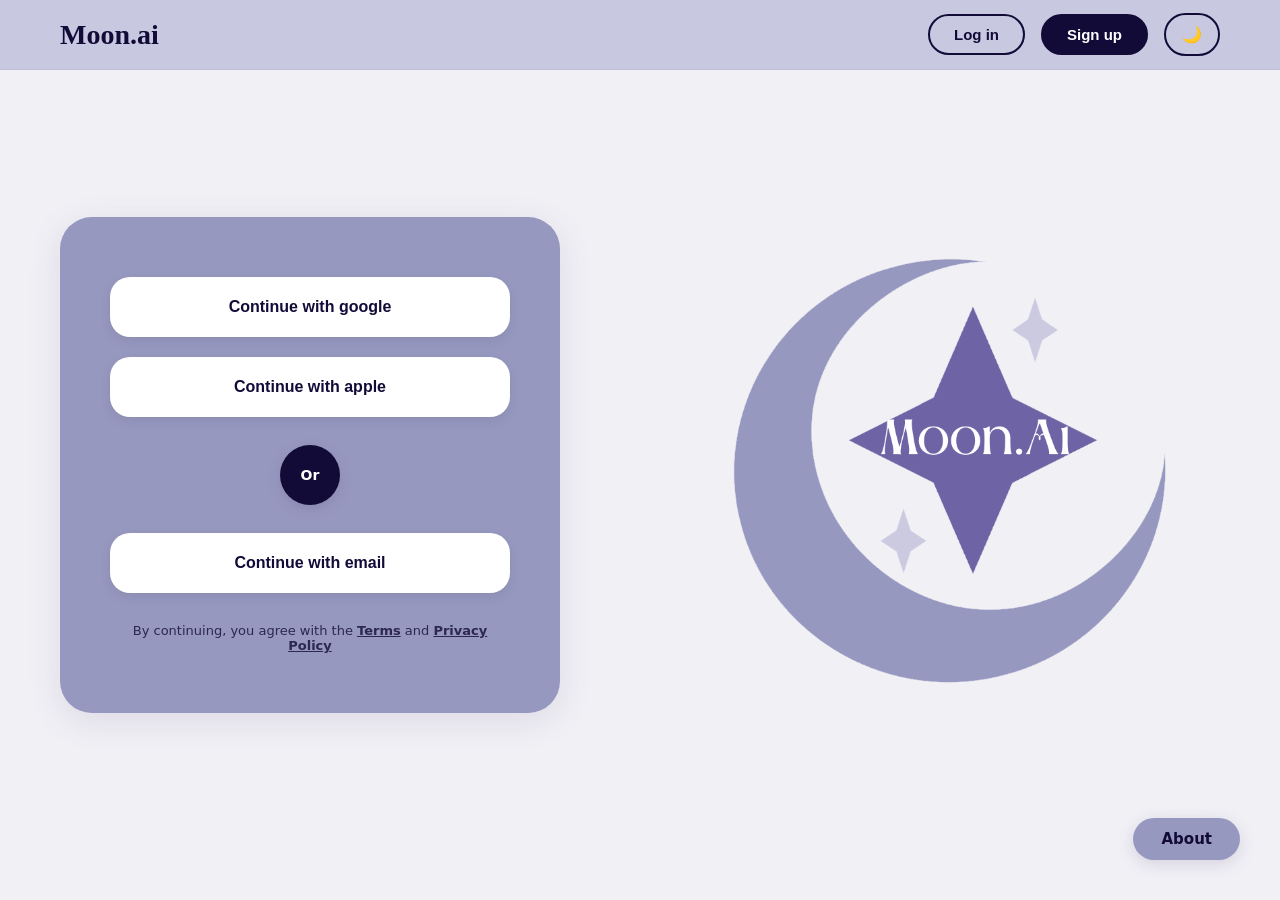
<file: index.html>
<!doctype html>
<html lang="en">
<head>
  <meta charset="utf-8">
  <meta name="viewport" content="width=device-width,initial-scale=1">
  <title>Moon.ai</title>
  <link rel="stylesheet" href="styles.css">
  <!-- Favicon -->
  <link rel="icon" href="/MoonLogo.png" type="image/png">
  
  <!-- Google OAuth SDK -->
  <script src="https://accounts.google.com/gsi/client" async defer></script>
  
  <!-- Apple Sign In SDK -->
  <script type="text/javascript" src="https://appleid.cdn-apple.com/appleauth/static/jsapi/appleid/1/en_US/appleid.auth.js"></script>

</head>
<body>
  <header class="topbar" role="banner">
    <div class="topbar-inner">
      <div class="brand">Moon.ai</div>
      <div class="top-actions">
        <button class="btn ghost topbar-btn" onclick="handleLogin()">Log in</button>
        <button class="btn primary topbar-btn" onclick="handleSignup()">Sign up</button>
        <button class="theme-toggle" onclick="toggleTheme()" aria-label="Toggle theme">
          <span class="theme-icon">🌙</span>
        </button>
      </div>
    </div>
  </header>

  <main class="container">
    <!-- Left column: Login card -->
    <div class="cards">
      <div class="card grouped">
        <div class="group">
          <div class="group-row">
            <button class="btn" aria-label="Continue with Google" onclick="continueWithGoogle()">Continue with google</button>
            <button class="btn" aria-label="Continue with Apple" onclick="continueWithApple()">Continue with apple</button>
          </div>

          <div class="or-separator" aria-hidden="true"><span>Or</span></div>

          <div class="group-row">
            <button class="btn" aria-label="Continue with Email" onclick="continueWithEmail()">Continue with email</button>
          </div>
        </div>
        <div class="card-note">By continuing, you agree with the <a href="#" onclick="openModal('terms'); return false;">Terms</a> and <a href="#" onclick="openModal('privacy'); return false;">Privacy Policy</a></div>
      </div>
    </div>

    <!-- Right column: Moon illustration -->
    <div class="logo-container">
      <img src="MoonLogo 2.png" alt="Moon logo" class="moonlogo" width="40px" height="40px">
     </div>
  </main>

  <!-- About button - bottom right -->
  <a href="#" onclick="openModal('about'); return false;" class="about-btn">About</a>

  <!-- Modal overlays -->
  <div id="modal-about" class="modal">
    <div class="modal-content">
      <button class="modal-close" onclick="closeModal('about')">&times;</button>
      <h1 style="color:var(--accent);font-size:48px;margin-bottom:24px;">About Moon.ai</h1>
      
      <h2 style="color:var(--accent);margin-top:0;">Welcome to Moon.ai</h2>
      <p style="color:var(--text-primary);line-height:1.6;font-size:16px;">
        Moon.ai is a dreamy, intuitive platform designed to bring a touch of magic to your digital experience. 
        We believe in creating beautiful, accessible tools that make technology feel natural and welcoming.
      </p>

      <h2 style="color:var(--accent);margin-top:32px;">Our Mission</h2>
      <p style="color:var(--text-primary);line-height:1.6;font-size:16px;">
        To create delightful user experiences that blend functionality with aesthetic beauty, 
        making advanced technology accessible to everyone through thoughtful design and intuitive interfaces.
      </p>

      <h2 style="color:var(--accent);margin-top:32px;">Features</h2>
      <ul style="color:var(--text-primary);line-height:1.8;font-size:16px;">
        <li>Beautiful, responsive design that works on all devices</li>
        <li>Secure authentication with multiple sign-in options</li>
        <li>Dark and light theme support for comfortable viewing</li>
        <li>Privacy-focused approach to user data</li>
      </ul>

      <h2 style="color:var(--accent);margin-top:32px;">Contact Us</h2>
      <p style="color:var(--text-primary);line-height:1.6;font-size:16px;">
        Have questions or feedback? We'd love to hear from you. 
        Reach out at <a href="mailto:hello@moon.ai" style="color:var(--accent);font-weight:600;">hello@moon.ai</a>
      </p>
    </div>
  </div>

  <div id="modal-terms" class="modal">
    <div class="modal-content">
      <button class="modal-close" onclick="closeModal('terms')">&times;</button>
      <h1 style="color:var(--accent);font-size:48px;margin-bottom:24px;">Terms of Service</h1>

      <h2 style="color:var(--accent);margin-top:0;">Acceptance of Terms</h2>
      <p style="color:var(--text-primary);line-height:1.6;font-size:16px;">
        By accessing and using Moon.ai, you accept and agree to be bound by these Terms of Service. 
        If you do not agree to these terms, please do not use our service.
      </p>

      <h2 style="color:var(--accent);margin-top:32px;">Use of the Service</h2>
      <p style="color:var(--text-primary);line-height:1.6;font-size:16px;">
        You may use the service only in compliance with these Terms and all applicable laws. You agree not to:
      </p>
      <ul style="color:var(--text-primary);line-height:1.8;font-size:16px;">
        <li>Use the service for any illegal or unauthorized purpose</li>
        <li>Violate any laws in your jurisdiction</li>
        <li>Interfere with or disrupt the service or servers</li>
        <li>Attempt to gain unauthorized access to any part of the service</li>
      </ul>

      <h2 style="color:var(--accent);margin-top:32px;">Account Responsibilities</h2>
      <p style="color:var(--text-primary);line-height:1.6;font-size:16px;">
        You are responsible for maintaining the security of your account and password. 
        Moon.ai cannot and will not be liable for any loss or damage from your failure to comply with this security obligation.
      </p>

      <h2 style="color:var(--accent);margin-top:32px;">Limitation of Liability</h2>
      <p style="color:var(--text-primary);line-height:1.6;font-size:16px;">
        To the maximum extent permitted by law, Moon.ai shall not be liable for any indirect, incidental, special, 
        consequential, or punitive damages arising out of your use of the service.
      </p>

      <h2 style="color:var(--accent);margin-top:32px;">Contact</h2>
      <p style="color:var(--text-primary);line-height:1.6;font-size:16px;">
        If you have questions about these Terms, please contact us at 
        <a href="mailto:legal@moon.ai" style="color:var(--accent);font-weight:600;">legal@moon.ai</a>
      </p>
    </div>
  </div>

  <div id="modal-privacy" class="modal">
    <div class="modal-content">
      <button class="modal-close" onclick="closeModal('privacy')">&times;</button>
      <h1 style="color:var(--accent);font-size:48px;margin-bottom:24px;">Privacy Policy</h1>

      <h2 style="color:var(--accent);margin-top:0;">Your Privacy Matters</h2>
      <p style="color:var(--text-primary);line-height:1.6;font-size:16px;">
        At Moon.ai, we take your privacy seriously. This Privacy Policy explains how we collect, use, and protect your personal information.
      </p>

      <h2 style="color:var(--accent);margin-top:32px;">Information We Collect</h2>
      <p style="color:var(--text-primary);line-height:1.6;font-size:16px;">
        We collect information that you provide directly to us, including:
      </p>
      <ul style="color:var(--text-primary);line-height:1.8;font-size:16px;">
        <li>Account information (name, email address)</li>
        <li>Authentication data when you sign in</li>
        <li>Usage data and preferences</li>
        <li>Device and browser information</li>
      </ul>

      <h2 style="color:var(--accent);margin-top:32px;">How We Use Your Information</h2>
      <p style="color:var(--text-primary);line-height:1.6;font-size:16px;">
        We use the information we collect to:
      </p>
      <ul style="color:var(--text-primary);line-height:1.8;font-size:16px;">
        <li>Provide, maintain, and improve our services</li>
        <li>Personalize your experience</li>
        <li>Communicate with you about updates and features</li>
        <li>Ensure security and prevent fraud</li>
      </ul>

      <h2 style="color:var(--accent);margin-top:32px;">Data Security</h2>
      <p style="color:var(--text-primary);line-height:1.6;font-size:16px;">
        We implement industry-standard security measures to protect your personal information. Your data is encrypted both in transit and at rest.
      </p>

      <h2 style="color:var(--accent);margin-top:32px;">Your Rights</h2>
      <p style="color:var(--text-primary);line-height:1.6;font-size:16px;">
        You have the right to access, correct, or delete your personal information at any time. Contact us at 
        <a href="mailto:privacy@moon.ai" style="color:var(--accent);font-weight:600;">privacy@moon.ai</a> for any privacy-related requests.
      </p>
    </div>
  </div>

  <script src="oauth-config.js"></script>
  <script>
    function handleLogin() {
      alert('Login form would appear here.\n\nIn production, this would redirect to your login page or show a login modal.');
      // In production: window.location.href = '/login';
    }

    function handleSignup() {
      alert('Sign up form would appear here.\n\nIn production, this would redirect to your registration page or show a signup modal.');
      // In production: window.location.href = '/signup';
    }

    // continueWithGoogle(), continueWithApple(), and continueWithEmail() are now in oauth-config.js

    function toggleTheme() {
      const html = document.documentElement;
      const currentTheme = html.getAttribute('data-theme');
      const newTheme = currentTheme === 'dark' ? 'light' : 'dark';
      const icon = document.querySelector('.theme-icon');
      const logo = document.querySelector('.moonlogo');
      
      html.setAttribute('data-theme', newTheme);
      localStorage.setItem('theme', newTheme);
      icon.textContent = newTheme === 'dark' ? '☀️' : '🌙';
      
      // Switch logo based on theme
      if (newTheme === 'dark') {
        logo.src = 'DarkMoonLogo.png';
      } else {
        logo.src = 'MoonLogo 2.png';
      }
    }

    function openModal(type) {
      document.getElementById('modal-' + type).style.display = 'flex';
      document.body.style.overflow = 'hidden';
    }

    function closeModal(type) {
      document.getElementById('modal-' + type).style.display = 'none';
      document.body.style.overflow = 'auto';
    }

    // Close modal when clicking outside
    window.onclick = function(event) {
      if (event.target.classList.contains('modal')) {
        event.target.style.display = 'none';
        document.body.style.overflow = 'auto';
      }
    }

    document.addEventListener('DOMContentLoaded', () => {
      const savedTheme = localStorage.getItem('theme') || 'light';
      const icon = document.querySelector('.theme-icon');
      const logo = document.querySelector('.moonlogo');
      document.documentElement.setAttribute('data-theme', savedTheme);
      icon.textContent = savedTheme === 'dark' ? '☀️' : '🌙';
      
      // Set correct logo on page load
      if (savedTheme === 'dark') {
        logo.src = 'DarkMoonLogo.png';
      } else {
        logo.src = 'MoonLogo 2.png';
      }
    });
  </script>
</body>
</html>
</file>
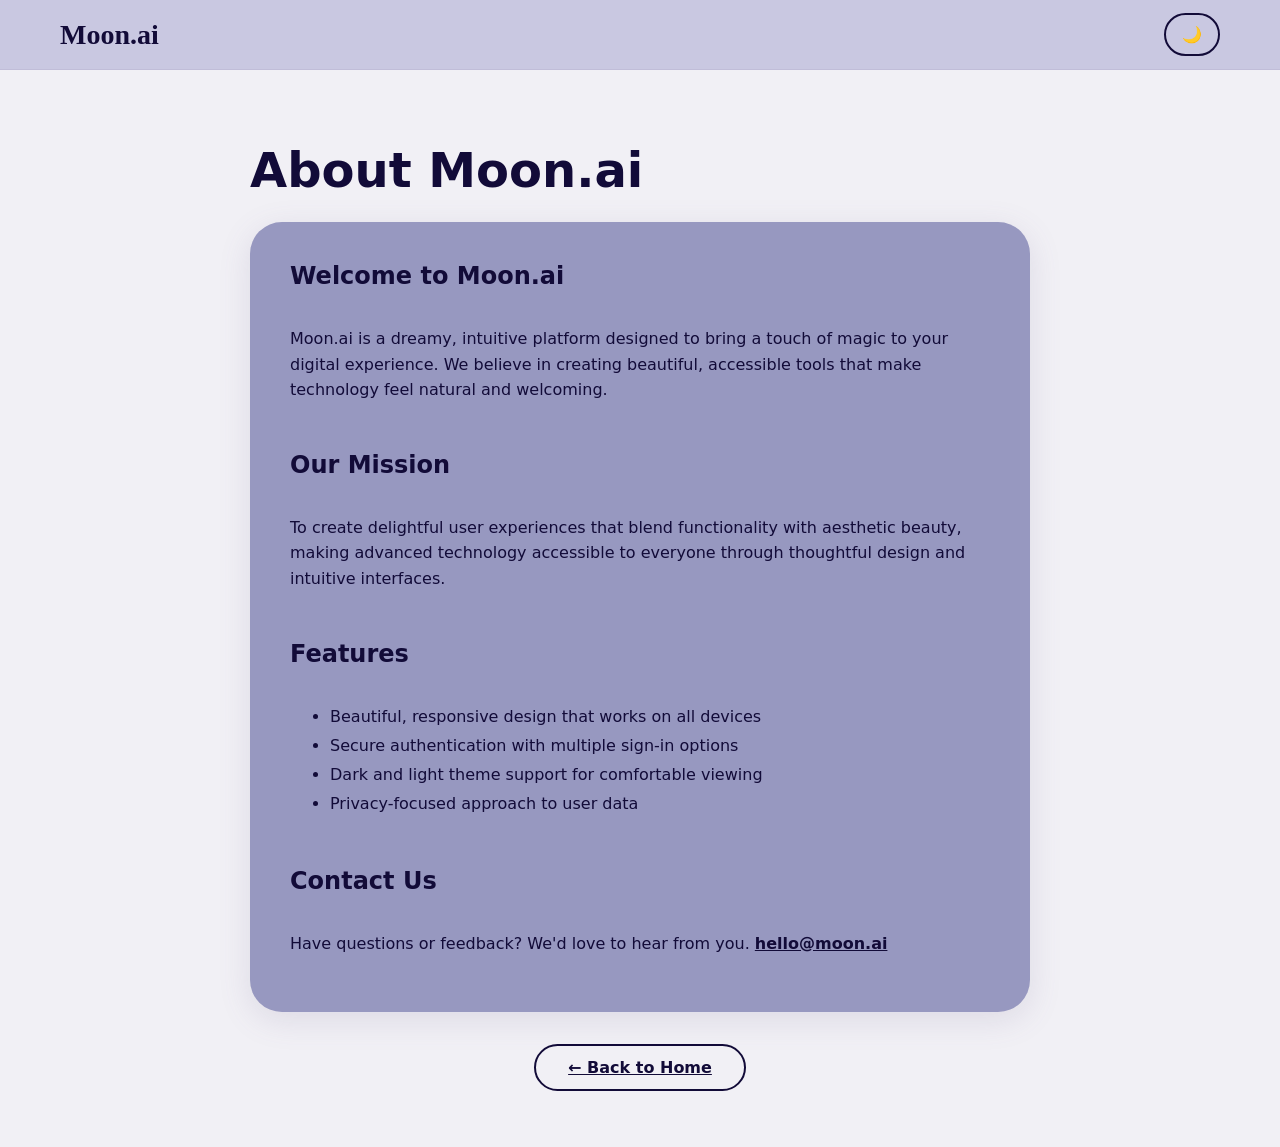
<file: about.html>
<!doctype html>
<html lang="en">
<head>
  <link rel="icon" href="/MoonLogo.png" type="image/png">
  <meta charset="utf-8">
  <meta name="viewport" content="width=device-width,initial-scale=1">
  <title>About — Moon.ai</title>
  <link rel="stylesheet" href="styles.css">
</head>
<body>
  <header class="topbar" role="banner">
    <div class="topbar-inner">
      <div class="brand">Moon.ai</div>
      <div class="top-actions">
        <button class="theme-toggle" onclick="toggleTheme()" aria-label="Toggle theme">
          <span class="theme-icon">🌙</span>
        </button>
      </div>
    </div>
  </header>

  <main class="container" style="grid-template-columns:1fr;max-width:900px;">
    <div>
      <h1 style="color:var(--accent);font-size:48px;margin-bottom:24px;">About Moon.ai</h1>

      <div class="card grouped" style="max-width:100%;padding:40px;">
        <h2 style="color:var(--accent);margin-top:0;">Welcome to Moon.ai</h2>
        <p style="color:var(--text-primary);line-height:1.6;font-size:16px;">
          Moon.ai is a dreamy, intuitive platform designed to bring a touch of magic to your digital experience. 
          We believe in creating beautiful, accessible tools that make technology feel natural and welcoming.
        </p>

        <h2 style="color:var(--accent);margin-top:32px;">Our Mission</h2>
        <p style="color:var(--text-primary);line-height:1.6;font-size:16px;">
          To create delightful user experiences that blend functionality with aesthetic beauty, 
          making advanced technology accessible to everyone through thoughtful design and intuitive interfaces.
        </p>

        <h2 style="color:var(--accent);margin-top:32px;">Features</h2>
        <ul style="color:var(--text-primary);line-height:1.8;font-size:16px;">
          <li>Beautiful, responsive design that works on all devices</li>
          <li>Secure authentication with multiple sign-in options</li>
          <li>Dark and light theme support for comfortable viewing</li>
          <li>Privacy-focused approach to user data</li>
        </ul>

        <h2 style="color:var(--accent);margin-top:32px;">Contact Us</h2>
        <p style="color:var(--text-primary);line-height:1.6;font-size:16px;">
          Have questions or feedback? We'd love to hear from you. 
          <a href="mailto:hello@moon.ai" style="color:var(--accent);font-weight:600;" target="_self">hello@moon.ai</a>
        </p>
      </div>

      <p style="margin-top:32px;text-align:center;">
        <a href="index.html" class="btn ghost" style="padding:12px 32px;">← Back to Home</a>
      </p>
    </div>
  </main>

  <script>
    function toggleTheme() {
      const html = document.documentElement;
      const currentTheme = html.getAttribute('data-theme');
      const newTheme = currentTheme === 'dark' ? 'light' : 'dark';
      const icon = document.querySelector('.theme-icon');
      
      html.setAttribute('data-theme', newTheme);
      localStorage.setItem('theme', newTheme);
      icon.textContent = newTheme === 'dark' ? '☀️' : '🌙';
    }

    document.addEventListener('DOMContentLoaded', () => {
      const savedTheme = localStorage.getItem('theme') || 'light';
      const icon = document.querySelector('.theme-icon');
      document.documentElement.setAttribute('data-theme', savedTheme);
      icon.textContent = savedTheme === 'dark' ? '☀️' : '🌙';
    });
  </script>
</body>
</html>
</file>
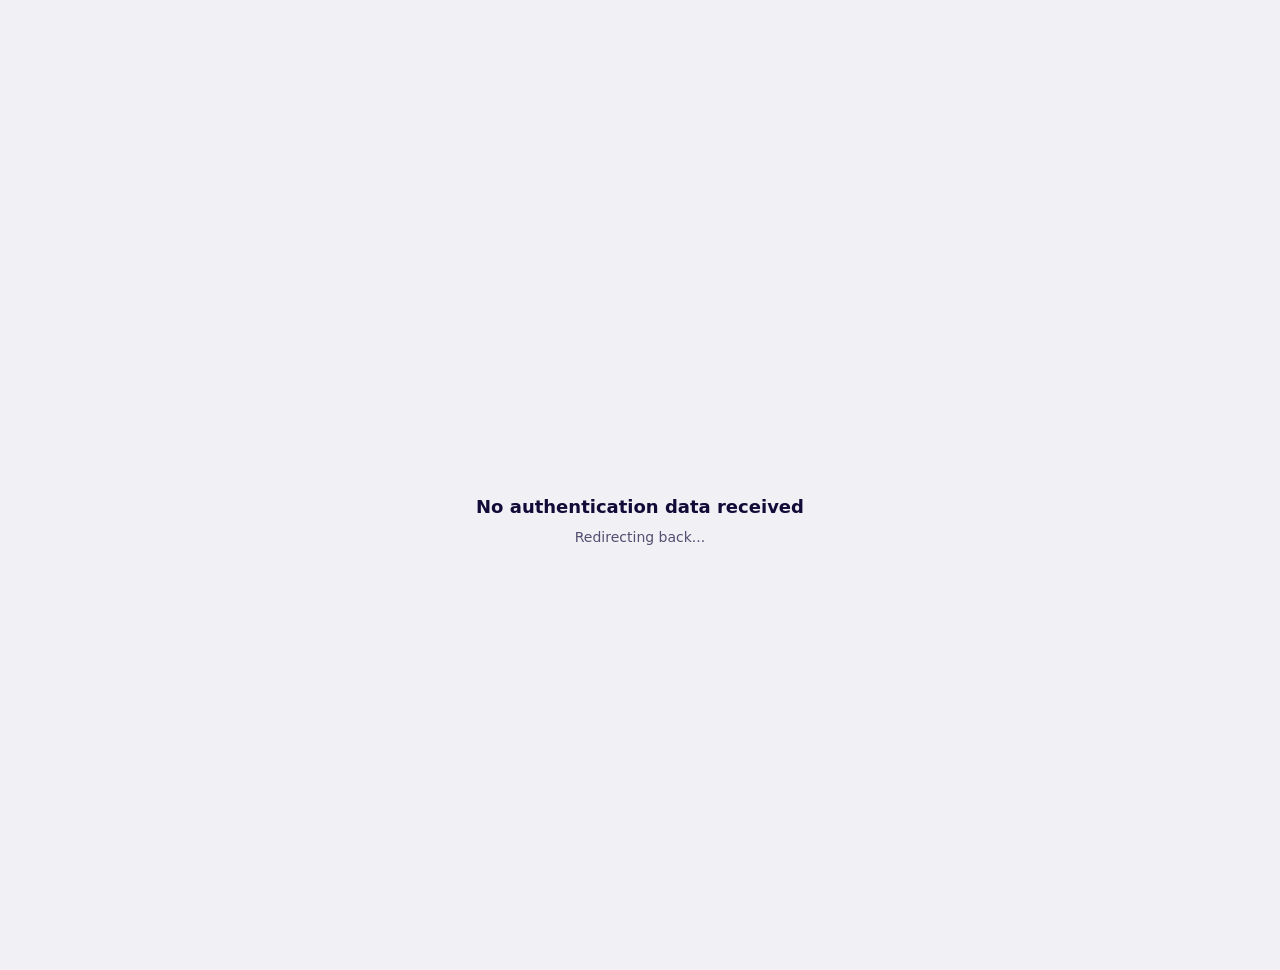
<file: oauth-callback.html>
<!doctype html>
<html lang="en">
<head>
  <meta charset="utf-8">
  <meta name="viewport" content="width=device-width,initial-scale=1">
  <title>Authenticating... — Moon.ai</title>
  <link rel="stylesheet" href="styles.css">
  <link rel="icon" href="/MoonLogo.png" type="image/png">
  <style>
    .callback-container {
      display: flex;
      flex-direction: column;
      align-items: center;
      justify-content: center;
      min-height: 100vh;
      text-align: center;
      padding: 40px;
    }
    .spinner {
      width: 60px;
      height: 60px;
      border: 4px solid var(--accent-2);
      border-top: 4px solid var(--accent);
      border-radius: 50%;
      animation: spin 1s linear infinite;
      margin-bottom: 24px;
    }
    @keyframes spin {
      0% { transform: rotate(0deg); }
      100% { transform: rotate(360deg); }
    }
    .callback-message {
      font-size: 18px;
      color: var(--accent);
      margin-bottom: 12px;
      font-weight: 600;
    }
    .callback-details {
      font-size: 14px;
      color: var(--text-primary);
      opacity: 0.7;
    }
  </style>
</head>
<body>
  <div class="callback-container">
    <div class="spinner"></div>
    <div class="callback-message">Completing authentication...</div>
    <div class="callback-details">Please wait while we sign you in.</div>
  </div>

  <script>
    // Handle OAuth callback
    (function() {
      try {
        const params = new URLSearchParams(window.location.search);
        const hash = new URLSearchParams(window.location.hash.substring(1));
        
        // Check for error
        const error = params.get('error') || hash.get('error');
        if (error) {
          const errorDesc = params.get('error_description') || hash.get('error_description') || error;
          console.error('OAuth error:', errorDesc);
          document.querySelector('.callback-message').textContent = 'Authentication failed';
          document.querySelector('.callback-details').textContent = errorDesc;
          document.querySelector('.spinner').style.display = 'none';
          
          setTimeout(() => {
            window.location.href = '/index.html';
          }, 3000);
          return;
        }

        // Get authorization code or access token
        const code = params.get('code') || hash.get('code');
        const accessToken = params.get('access_token') || hash.get('access_token');
        const idToken = params.get('id_token') || hash.get('id_token');
        const state = params.get('state') || hash.get('state');

        if (code || accessToken || idToken) {
          // Store tokens temporarily
          if (accessToken) {
            sessionStorage.setItem('oauth_access_token', accessToken);
          }
          if (idToken) {
            sessionStorage.setItem('oauth_id_token', idToken);
          }
          if (code) {
            sessionStorage.setItem('oauth_code', code);
          }
          if (state) {
            sessionStorage.setItem('oauth_state', state);
          }

          // Parse ID token if available
          if (idToken) {
            try {
              // Note: In production, ID tokens should be verified server-side
              // This client-side parsing is for demo purposes only
              const payload = JSON.parse(atob(idToken.split('.')[1]));
              const userData = {
                provider: 'oauth',
                id: payload.sub,
                email: payload.email,
                name: payload.name || payload.email,
                picture: payload.picture,
                token: idToken,
                tokenExpiry: Date.now() + 3600000
              };
              localStorage.setItem('moon_user', JSON.stringify(userData));
            } catch (e) {
              console.error('Failed to parse ID token:', e);
            }
          }

          document.querySelector('.callback-message').textContent = 'Success!';
          document.querySelector('.callback-details').textContent = 'Redirecting to your dashboard...';
          
          setTimeout(() => {
            // Redirect back to main page
            window.location.href = '/index.html';
          }, 1500);
        } else {
          console.warn('No authorization code or token found in callback');
          document.querySelector('.callback-message').textContent = 'No authentication data received';
          document.querySelector('.callback-details').textContent = 'Redirecting back...';
          document.querySelector('.spinner').style.display = 'none';
          
          setTimeout(() => {
            window.location.href = '/index.html';
          }, 2000);
        }
      } catch (error) {
        console.error('Callback processing error:', error);
        document.querySelector('.callback-message').textContent = 'Something went wrong';
        document.querySelector('.callback-details').textContent = error.message;
        document.querySelector('.spinner').style.display = 'none';
        
        setTimeout(() => {
          window.location.href = '/index.html';
        }, 3000);
      }
    })();

    // Apply theme immediately
    document.addEventListener('DOMContentLoaded', () => {
      const savedTheme = localStorage.getItem('theme') || 'light';
      document.documentElement.setAttribute('data-theme', savedTheme);
    });
  </script>
</body>
</html>
</file>
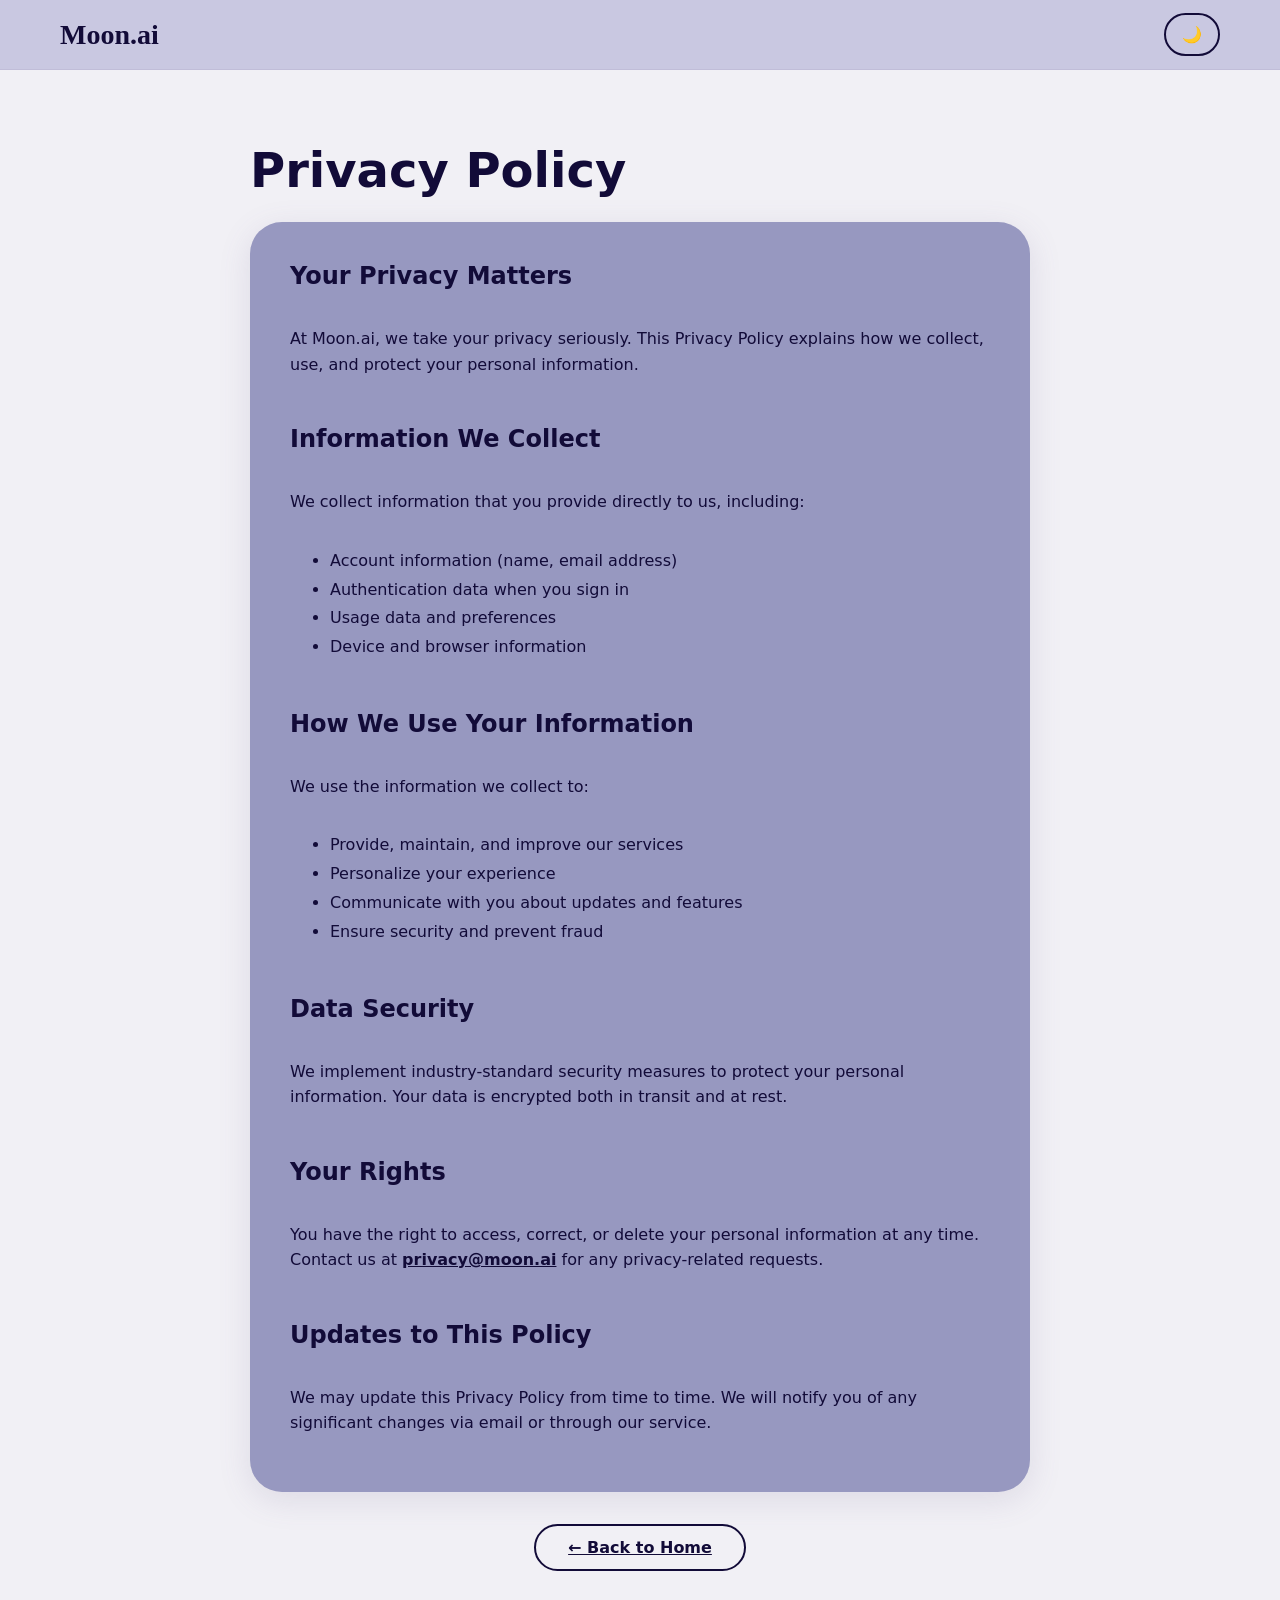
<file: privacy.html>
<!doctype html>
<html lang="en">
<head>
  <link rel="icon" href="/MoonLogo.png" type="image/png">
  <meta charset="utf-8">
  <meta name="viewport" content="width=device-width,initial-scale=1">
  <title>Privacy Policy — Moon.ai</title>
  <link rel="stylesheet" href="styles.css">
</head>
<body>
  <header class="topbar" role="banner">
    <div class="topbar-inner">
      <div class="brand">Moon.ai</div>
      <div class="top-actions">
        <button class="theme-toggle" onclick="toggleTheme()" aria-label="Toggle theme">
          <span class="theme-icon">🌙</span>
        </button>
      </div>
    </div>
  </header>

  <main class="container" style="grid-template-columns:1fr;max-width:900px;">
    <div>
      <h1 style="color:var(--accent);font-size:48px;margin-bottom:24px;">Privacy Policy</h1>

      <div class="card grouped" style="max-width:100%;padding:40px;">
        <h2 style="color:var(--accent);margin-top:0;">Your Privacy Matters</h2>
        <p style="color:var(--text-primary);line-height:1.6;font-size:16px;">
          At Moon.ai, we take your privacy seriously. This Privacy Policy explains how we collect, use, and protect your personal information.
        </p>

        <h2 style="color:var(--accent);margin-top:32px;">Information We Collect</h2>
        <p style="color:var(--text-primary);line-height:1.6;font-size:16px;">
          We collect information that you provide directly to us, including:
        </p>
        <ul style="color:var(--text-primary);line-height:1.8;font-size:16px;">
          <li>Account information (name, email address)</li>
          <li>Authentication data when you sign in</li>
          <li>Usage data and preferences</li>
          <li>Device and browser information</li>
        </ul>

        <h2 style="color:var(--accent);margin-top:32px;">How We Use Your Information</h2>
        <p style="color:var(--text-primary);line-height:1.6;font-size:16px;">
          We use the information we collect to:
        </p>
        <ul style="color:var(--text-primary);line-height:1.8;font-size:16px;">
          <li>Provide, maintain, and improve our services</li>
          <li>Personalize your experience</li>
          <li>Communicate with you about updates and features</li>
          <li>Ensure security and prevent fraud</li>
        </ul>

        <h2 style="color:var(--accent);margin-top:32px;">Data Security</h2>
        <p style="color:var(--text-primary);line-height:1.6;font-size:16px;">
          We implement industry-standard security measures to protect your personal information. Your data is encrypted both in transit and at rest.
        </p>

        <h2 style="color:var(--accent);margin-top:32px;">Your Rights</h2>
        <p style="color:var(--text-primary);line-height:1.6;font-size:16px;">
          You have the right to access, correct, or delete your personal information at any time. Contact us at 
          <a href="mailto:privacy@moon.ai" style="color:var(--accent);font-weight:600;" target="_self">privacy@moon.ai</a> for any privacy-related requests.
        </p>

        <h2 style="color:var(--accent);margin-top:32px;">Updates to This Policy</h2>
        <p style="color:var(--text-primary);line-height:1.6;font-size:16px;">
          We may update this Privacy Policy from time to time. We will notify you of any significant changes via email or through our service.
        </p>
      </div>

      <p style="margin-top:32px;text-align:center;">
        <a href="index.html" class="btn ghost" style="padding:12px 32px;">← Back to Home</a>
      </p>
    </div>
  </main>

  <script>
    function toggleTheme() {
      const html = document.documentElement;
      const currentTheme = html.getAttribute('data-theme');
      const newTheme = currentTheme === 'dark' ? 'light' : 'dark';
      const icon = document.querySelector('.theme-icon');
      
      html.setAttribute('data-theme', newTheme);
      localStorage.setItem('theme', newTheme);
      icon.textContent = newTheme === 'dark' ? '☀️' : '🌙';
    }

    document.addEventListener('DOMContentLoaded', () => {
      const savedTheme = localStorage.getItem('theme') || 'light';
      const icon = document.querySelector('.theme-icon');
      document.documentElement.setAttribute('data-theme', savedTheme);
      icon.textContent = savedTheme === 'dark' ? '☀️' : '🌙';
    });
  </script>
</body>
</html>
</file>
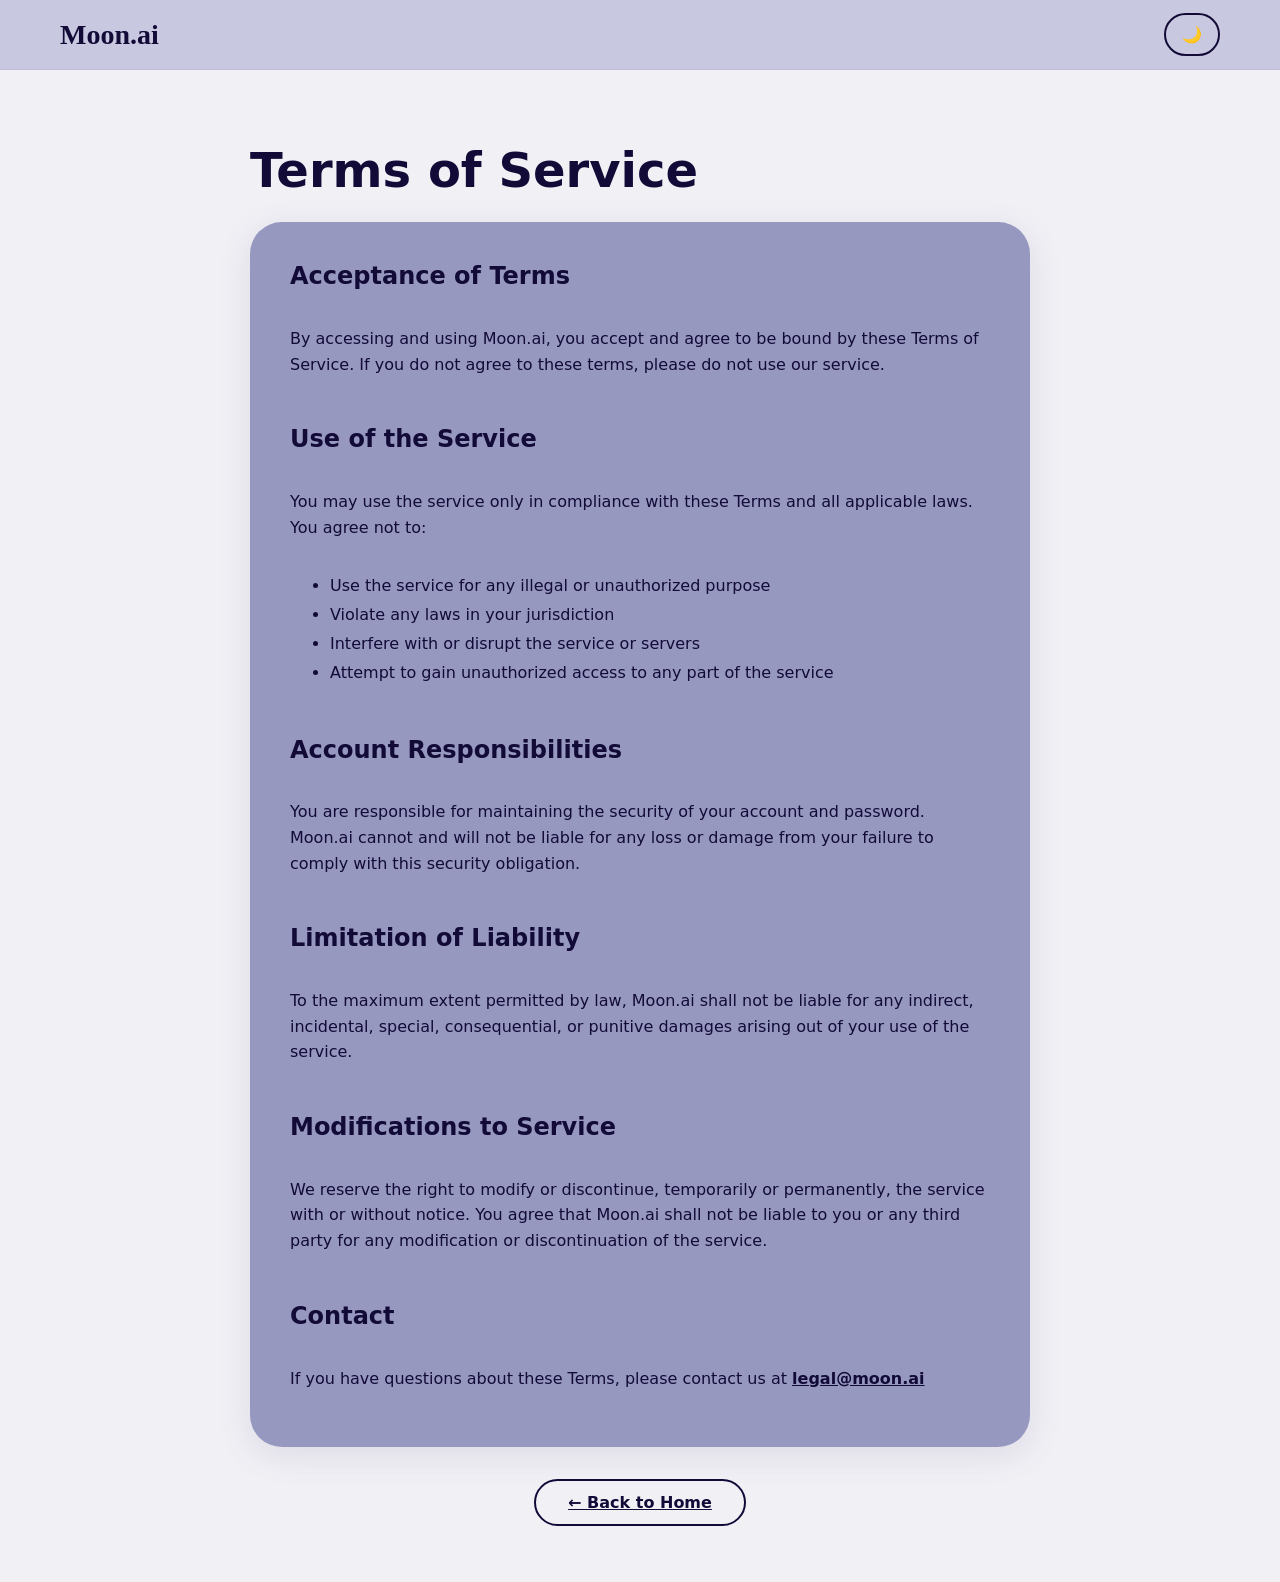
<file: terms.html>
<!doctype html>
<html lang="en">
<head>
  <link rel="icon" href="/MoonLogo.png" type="image/png">
  <meta charset="utf-8">
  <meta name="viewport" content="width=device-width,initial-scale=1">
  <title>Terms of Service — Moon.ai</title>
  <link rel="stylesheet" href="styles.css">
</head>
<body>
  <header class="topbar" role="banner">
    <div class="topbar-inner">
      <div class="brand">Moon.ai</div>
      <div class="top-actions">
        <button class="theme-toggle" onclick="toggleTheme()" aria-label="Toggle theme">
          <span class="theme-icon">🌙</span>
        </button>
      </div>
    </div>
  </header>

  <main class="container" style="grid-template-columns:1fr;max-width:900px;">
    <div>
      <h1 style="color:var(--accent);font-size:48px;margin-bottom:24px;">Terms of Service</h1>

      <div class="card grouped" style="max-width:100%;padding:40px;">
        <h2 style="color:var(--accent);margin-top:0;">Acceptance of Terms</h2>
        <p style="color:var(--text-primary);line-height:1.6;font-size:16px;">
          By accessing and using Moon.ai, you accept and agree to be bound by these Terms of Service. 
          If you do not agree to these terms, please do not use our service.
        </p>

        <h2 style="color:var(--accent);margin-top:32px;">Use of the Service</h2>
        <p style="color:var(--text-primary);line-height:1.6;font-size:16px;">
          You may use the service only in compliance with these Terms and all applicable laws. You agree not to:
        </p>
        <ul style="color:var(--text-primary);line-height:1.8;font-size:16px;">
          <li>Use the service for any illegal or unauthorized purpose</li>
          <li>Violate any laws in your jurisdiction</li>
          <li>Interfere with or disrupt the service or servers</li>
          <li>Attempt to gain unauthorized access to any part of the service</li>
        </ul>

        <h2 style="color:var(--accent);margin-top:32px;">Account Responsibilities</h2>
        <p style="color:var(--text-primary);line-height:1.6;font-size:16px;">
          You are responsible for maintaining the security of your account and password. 
          Moon.ai cannot and will not be liable for any loss or damage from your failure to comply with this security obligation.
        </p>

        <h2 style="color:var(--accent);margin-top:32px;">Limitation of Liability</h2>
        <p style="color:var(--text-primary);line-height:1.6;font-size:16px;">
          To the maximum extent permitted by law, Moon.ai shall not be liable for any indirect, incidental, special, 
          consequential, or punitive damages arising out of your use of the service.
        </p>

        <h2 style="color:var(--accent);margin-top:32px;">Modifications to Service</h2>
        <p style="color:var(--text-primary);line-height:1.6;font-size:16px;">
          We reserve the right to modify or discontinue, temporarily or permanently, the service with or without notice. 
          You agree that Moon.ai shall not be liable to you or any third party for any modification or discontinuation of the service.
        </p>

        <h2 style="color:var(--accent);margin-top:32px;">Contact</h2>
        <p style="color:var(--text-primary);line-height:1.6;font-size:16px;">
          If you have questions about these Terms, please contact us at 
          <a href="mailto:legal@moon.ai" style="color:var(--accent);font-weight:600;" target="_self">legal@moon.ai</a>
        </p>
      </div>

      <p style="margin-top:32px;text-align:center;">
        <a href="index.html" class="btn ghost" style="padding:12px 32px;">← Back to Home</a>
      </p>
    </div>
  </main>

  <script>
    function toggleTheme() {
      const html = document.documentElement;
      const currentTheme = html.getAttribute('data-theme');
      const newTheme = currentTheme === 'dark' ? 'light' : 'dark';
      const icon = document.querySelector('.theme-icon');
      
      html.setAttribute('data-theme', newTheme);
      localStorage.setItem('theme', newTheme);
      icon.textContent = newTheme === 'dark' ? '☀️' : '🌙';
    }

    document.addEventListener('DOMContentLoaded', () => {
      const savedTheme = localStorage.getItem('theme') || 'light';
      const icon = document.querySelector('.theme-icon');
      document.documentElement.setAttribute('data-theme', savedTheme);
      icon.textContent = savedTheme === 'dark' ? '☀️' : '🌙';
    });
  </script>
</body>
</html>
</file>
<file: styles.css>
/* Basic site styles for `index.html` */
:root{
  --bg:#f1f0f5ff;
  --card:#9798c0;
  --muted:#141315;
  --accent:#120b38;
  --accent-2:#ffffff;
  --text-primary:#120b38;
  --topbar-bg:#c9c8e1;
  --topbar-border:transparent;
  --button-bg:#ffffff;
}

[data-theme="dark"]{
  --bg:#2b2e61ff;
  --card:#3d3e80;
  --muted:#e8e6f0;
  --accent:#b9cded;
  --accent-2:#9798c0;
  --text-primary:#ffffff;
  --topbar-bg:#1a0d3eff;
  --topbar-border:transparent;
  --button-bg:#1b1840ff;
}

*{box-sizing:border-box}
html,body{height:100%}
body{
  margin:0;
  font-family: 'Segoe UI', 'Comic Sans MS', cursive, system-ui;
  background:var(--bg);
  color:var(--text-primary);
  -webkit-font-smoothing:antialiased;
  padding-top:70px;
  min-height:100vh;
}

.container{
  max-width:1400px;
  margin:0 auto;
  padding:40px 60px;
  display:grid;
  grid-template-columns:1fr 1fr;
  gap:80px;
  align-items:center;
  min-height:calc(100vh - 110px);
}

/* Top border/header */
.topbar{
  position:fixed;
  top:0;
  left:0;
  width:100%;
  height:70px;
  background:var(--topbar-bg);
  border-bottom:1px solid rgba(107,91,140,0.1);
  z-index:1000;
}
.topbar-inner{
  max-width:1400px;
  margin:0 auto;
  height:100%;
  display:flex;
  align-items:center;
  justify-content:space-between;
  padding:0 60px;
}
.brand{
  font-weight:700;
  color:var(--accent);
  font-size:28px;
  font-family:'Comic Sans MS', cursive;
  transition:all 0.3s ease;
  position:static;
  left:0;
}
.top-actions{
  display:flex;
  gap:16px;
  align-items:center;
  transition:all 0.3s ease;
}
.top-actions .btn{padding:10px 24px;font-size:15px}
.topbar-btn{
  padding:10px 24px;
  font-size:15px;
  border-radius:24px;
  background:transparent;
  border:2px solid var(--accent);
  color:var(--accent);
}
.topbar .btn.primary{
  background:var(--accent);
  color:#ffffff;
  border:2px solid var(--accent);
}

/* Moon logo - repositioned to right column */
.moonlogo{
  width:100%;
  max-width:500px;
  height:auto;
  object-fit:contain;
  display:block;
  position:static;
  z-index:1;
  pointer-events:none;
  transition:all 0.4s ease;
  margin:0 auto;
}

/* Left column - cards area */
.cards{
  display:flex;
  flex-direction:column;
  align-items:stretch;
  margin-left:0;
  margin-top:0;
  transition:all 0.3s ease;
  max-width:500px;
}

.hero{
  display:none; /* hide duplicate title */
}

/* Main login card */
.card.grouped{
  padding:60px 50px;
  width:100%;
  max-width:500px;
  height:auto;
  display:flex;
  flex-direction:column;
  align-items:stretch;
  margin-left:0;
  background:var(--card);
  border:none;
  border-radius:32px;
  box-shadow:0 8px 32px rgba(107,91,140,0.15);
  transition:all 0.3s ease;
  position:relative;
  z-index:10;
}

/* Button group inside card */
.card.grouped .group{
  display:flex;
  flex-direction:column;
  gap:20px;
  width:100%;
  max-width:100%;
  margin-top:0;
}

.card.grouped .btn{
  width:100%;
  padding:20px 28px;
  font-size:16px;
  border-radius:20px;
  min-height:60px;
  background:var(--button-bg);
  color:var(--accent);
  border:none;
  box-shadow:0 4px 12px rgba(0,0,0,0.08);
  font-weight:600;
}

/* Single row for buttons */
.card.grouped .group-row{
  display:flex;
  flex-direction:column;
  gap:20px;
  width:100%;
}
.card.grouped .group-row .btn{
  flex:none;
  width:100%;
}

/* OR separator - circular purple */
.or-separator{
  width:60px;
  height:60px;
  border-radius:50%;
  background:var(--accent);
  display:flex;
  align-items:center;
  justify-content:center;
  margin:8px auto;
  box-shadow:0 4px 12px rgba(107,91,140,0.25);
  font-weight:700;
  color:#ffffff;
  font-size:14px;
}

/* Footer note */
.card-note{
  position:static;
  margin-top:30px;
  text-align:center;
  font-size:13px;
  color:var(--accent);
  opacity:0.8;
}
.card-note a{
  color:var(--accent);
  text-decoration:underline;
  font-weight:600;
}

/* Right column - logo container */
.logo-container{
  display:flex;
  align-items:center;
  justify-content:center;
  position:relative;
}

/* About button - bottom right */
.about-btn{
  position:fixed;
  bottom:40px;
  right:40px;
  padding:12px 28px;
  background:var(--card);
  color:var(--accent);
  border:none;
  border-radius:24px;
  font-weight:600;
  font-size:15px;
  cursor:pointer;
  box-shadow:0 4px 16px rgba(107,91,140,0.2);
  transition:all 0.3s ease;
  z-index:100;
  text-decoration:none;
  display:inline-block;
}

.about-btn:hover{
  transform:translateY(-2px);
  box-shadow:0 6px 20px rgba(107,91,140,0.3);
}

/* Theme toggle */
.theme-toggle{
  background:transparent;
  border:2px solid var(--accent);
  color:var(--accent);
  padding:10px 16px;
  border-radius:24px;
  cursor:pointer;
  font-size:16px;
  font-weight:600;
  transition:all 0.3s ease;
}

.theme-toggle:hover{
  background:var(--accent);
  color:#ffffff;
}

/* Modal styles */
.modal{
  display:none;
  position:fixed;
  top:0;
  left:0;
  width:100%;
  height:100%;
  background:rgba(0,0,0,0.6);
  backdrop-filter:blur(8px);
  z-index:2000;
  align-items:center;
  justify-content:center;
  padding:20px;
  overflow-y:auto;
}

.modal-content{
  background:var(--card);
  border-radius:32px;
  padding:50px;
  max-width:800px;
  width:100%;
  max-height:90vh;
  overflow-y:auto;
  position:relative;
  box-shadow:0 20px 60px rgba(0,0,0,0.3);
  animation:modalSlideIn 0.3s ease;
}

@keyframes modalSlideIn{
  from{
    opacity:0;
    transform:translateY(-30px);
  }
  to{
    opacity:1;
    transform:translateY(0);
  }
}

.modal-close{
  position:absolute;
  top:20px;
  right:20px;
  background:transparent;
  border:none;
  font-size:36px;
  color:var(--accent);
  cursor:pointer;
  width:40px;
  height:40px;
  display:flex;
  align-items:center;
  justify-content:center;
  border-radius:50%;
  transition:all 0.3s ease;
}

.modal-close:hover{
  background:var(--accent);
  color:#ffffff;
  transform:rotate(90deg);
}

@media (max-width:640px){
  .topbar-inner{padding:0 24px}
  .container{padding:24px}
  .card.grouped{padding:40px 30px}
  .brand{font-size:24px}
  .about-btn{bottom:24px;right:24px}
  .modal-content{
    padding:30px;
    max-height:85vh;
  }
  .modal-close{
    top:15px;
    right:15px;
    font-size:28px;
  }
}

.btn{
  display:inline-block;
  padding:10px 16px;
  border-radius:24px;
  border:2px solid transparent;
  background:transparent;
  cursor:pointer;
  font-weight:600;
  transition:all .3s ease;
}

.btn:hover{transform:translateY(-2px)}

.btn.primary{
  color:#ffffff;
  background:var(--accent);
  border:2px solid var(--accent);
}

.btn.ghost{
  color:var(--accent);
  background:transparent;
  border:2px solid var(--accent);
}

/* OAuth User Menu Styles */
.user-menu {
  display: flex;
  gap: 16px;
  align-items: center;
}

.user-menu .btn {
  white-space: nowrap;
}

/* OAuth Notification Animations */
@keyframes slideIn {
  from {
    transform: translateX(400px);
    opacity: 0;
  }
  to {
    transform: translateX(0);
    opacity: 1;
  }
}

@keyframes slideOut {
  from {
    transform: translateX(0);
    opacity: 1;
  }
  to {
    transform: translateX(400px);
    opacity: 0;
  }
}

.auth-notification {
  position: fixed;
  top: 90px;
  right: 20px;
  padding: 16px 24px;
  border-radius: 8px;
  box-shadow: 0 4px 12px rgba(0,0,0,0.3);
  z-index: 10000;
  max-width: 400px;
  font-size: 14px;
  font-weight: 500;
  white-space: pre-line;
  animation: slideIn 0.3s ease;
}

@media (max-width:640px){
  .auth-notification {
    right: 12px;
    left: 12px;
    max-width: calc(100% - 24px);
  }
  .user-menu {
    flex-direction: column;
    gap: 8px;
  }
}
</file>
